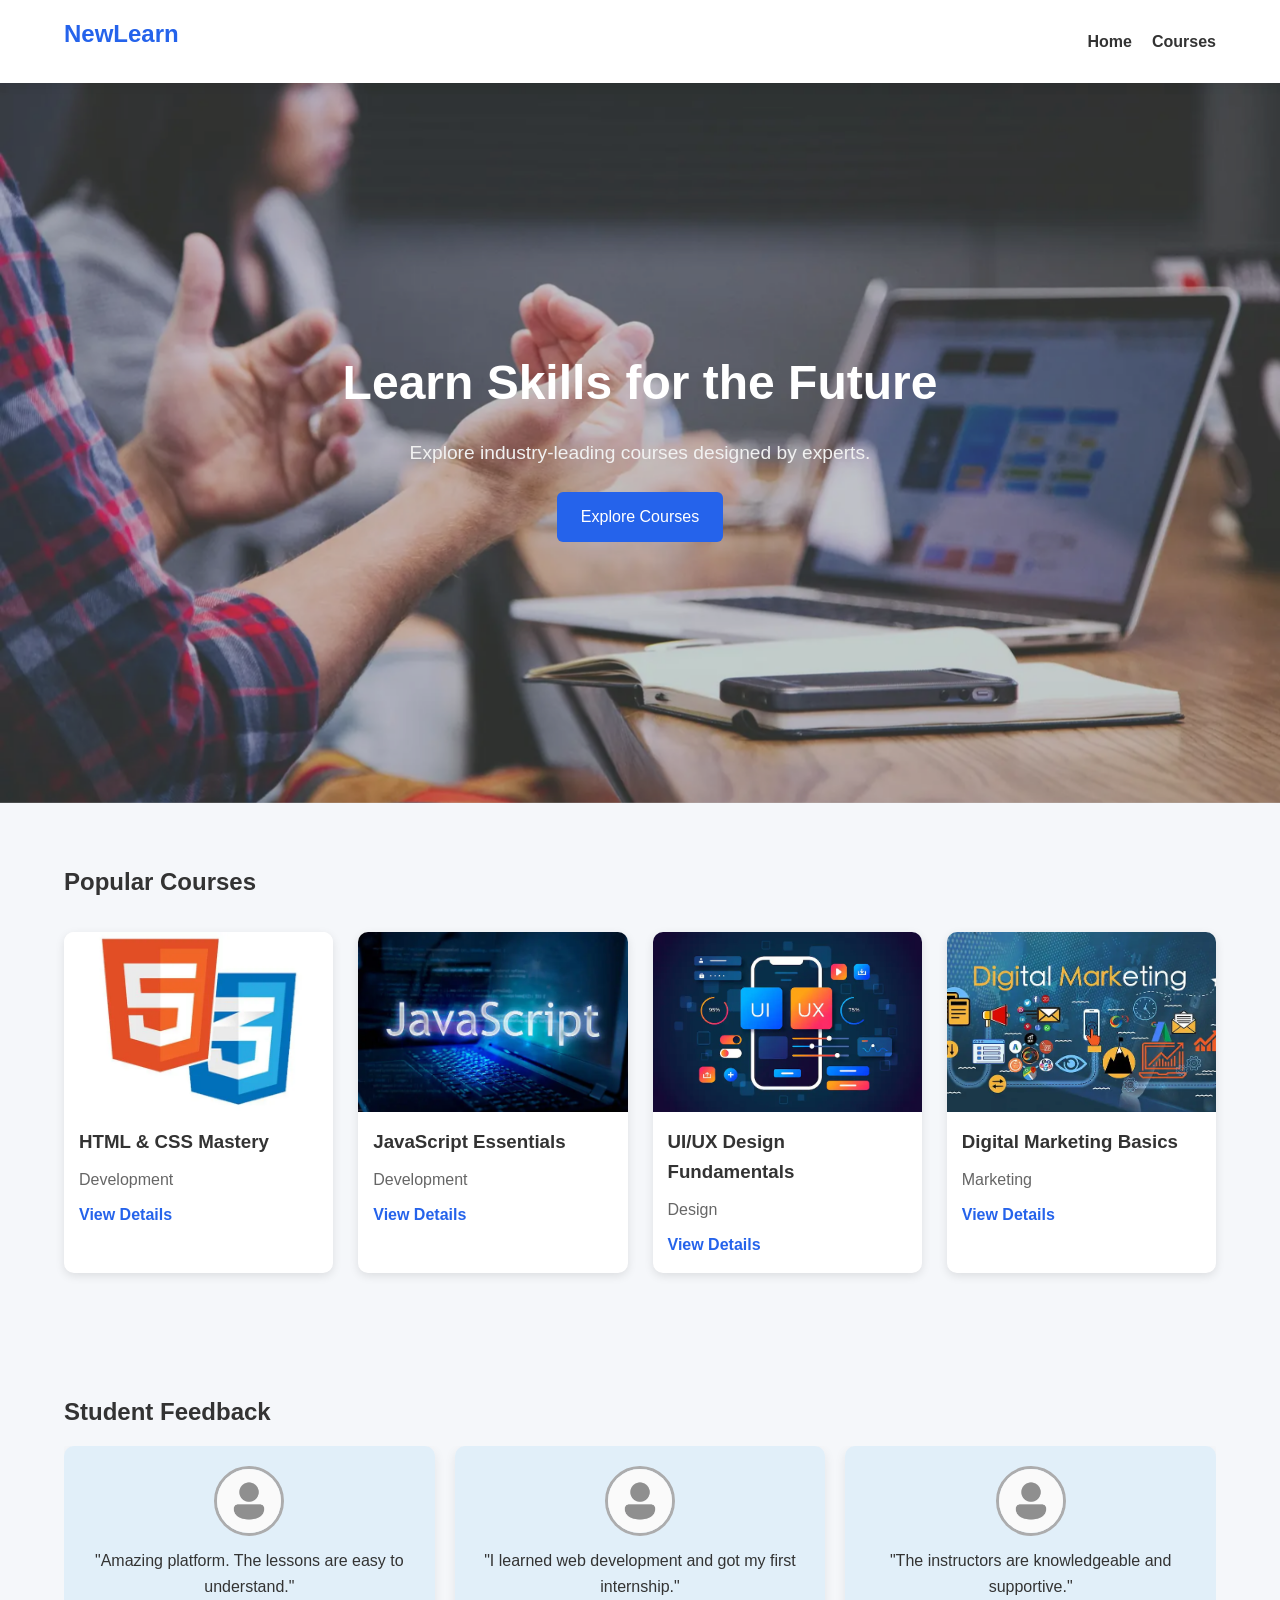
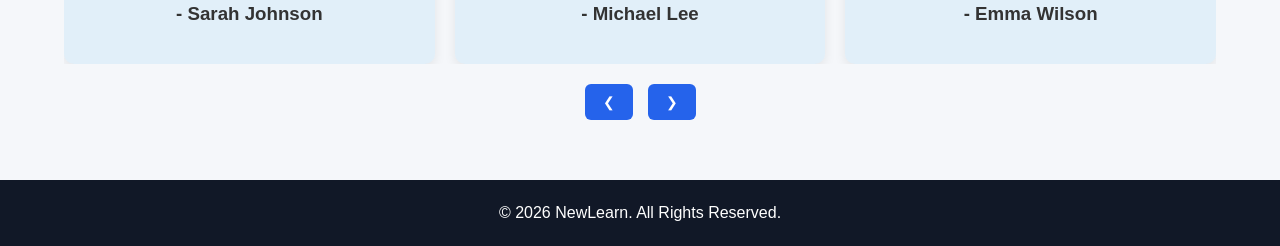
<file: index.html>
<!DOCTYPE html>
<html lang="en">
<head>
    <meta charset="UTF-8">
    <meta name="viewport" content="width=device-width, initial-scale=1.0">
    <meta name="description" content="NewLearn is an online learning platform offering courses in Web Development, UI/UX Design, and Digital Marketing.">
    <meta name="keywords" content="online courses, web development, UI UX design, digital marketing, learn programming, NewLearn">
    <title>NewLearn - Online Learning Platform</title>
    <link rel="icon" href="assets/icons/favicon.ico">
    <link rel="stylesheet" href="css/style.css">
    <link rel="preload" as="image" href="assets/images/hero-bg.webp">
</head>
<body>

<div id="header">
    <!-- Header Goes here-->
</div>

<main>
    <section class="hero">
        <img src="assets/images/hero-bg.webp" alt="Hero Image" class="hero-img" fetchpriority="high">
        <div class="container">
            <h1>Learn Skills for the Future</h1>
            <p>
                Explore industry-leading courses designed by experts.
            </p>
            <a href="courses.html" class="btn">
                Explore Courses
            </a>
        </div>
    </section>

    <section class="popular-courses">
        <div class="container">
            <h2>Popular Courses</h2>
            <div id="popularCourses" class="course-grid">
                <!-- Dynamic Cards -->
            </div>
        </div>
    </section>

    <section class="testimonials">
  <div class="container">

    <h2>Student Feedback</h2>

    <div class="testimonial-wrapper">

      <div class="testimonial-viewport">
        <div id="testimonialTrack"></div>
      </div>

    </div>

    <!-- BUTTONS BELOW -->
    <div class="testimonial-controls">
      <button id="prevBtn">&#10094;</button>
      <button id="nextBtn">&#10095;</button>
    </div>

  </div>
</section>

</main>

<div id="footer">
    <!-- Footer Goes here-->
</div>

<script src="js/layout.js" defer></script>
<script src="js/courses.js" defer></script>
<script src="js/testimonials.js" defer></script>
<script src="js/testimonials-carousel.js" defer></script>
<script src="js/main.js" defer></script>

</body>
</html>
</file>
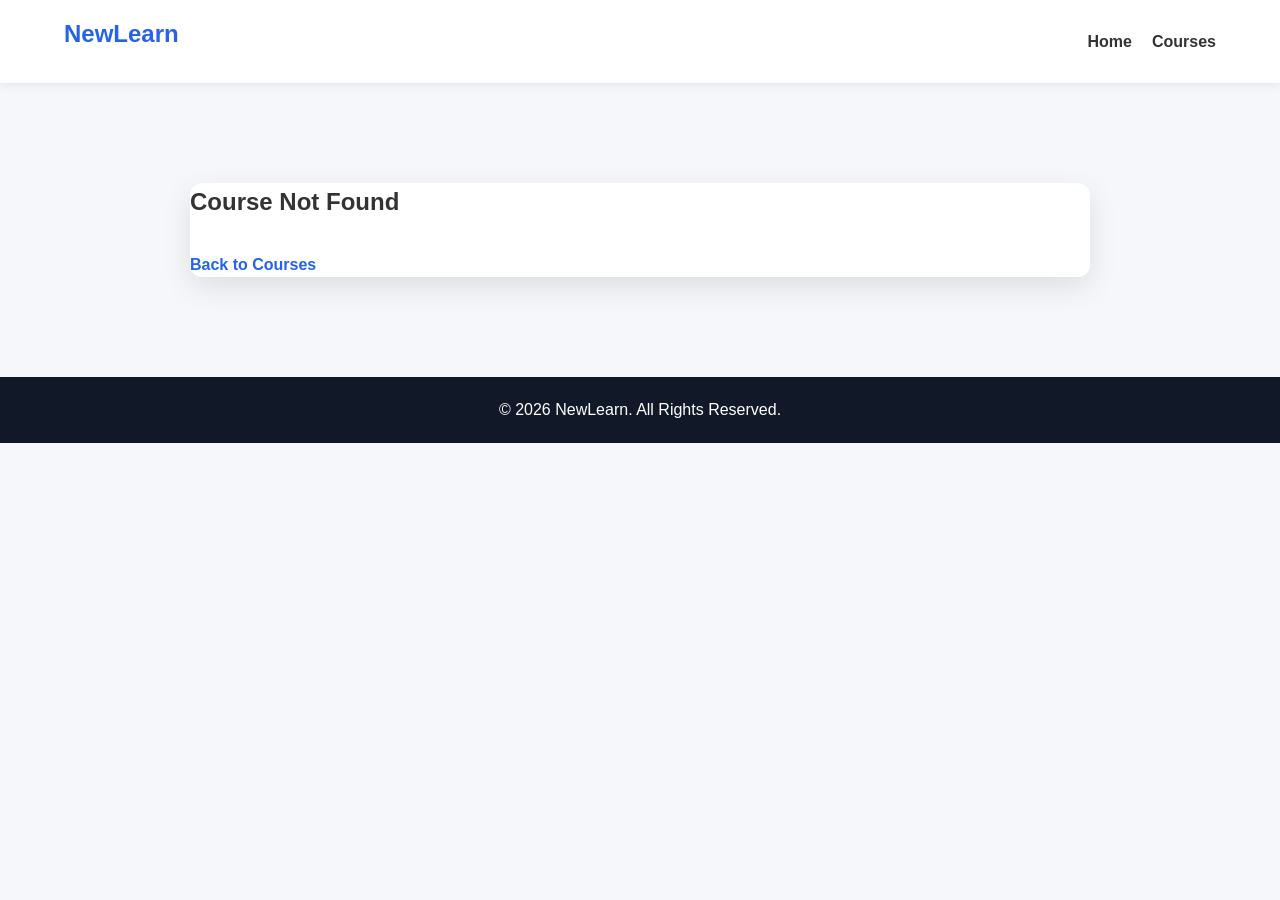
<file: course-detail.html>
<!DOCTYPE html>
<html lang="en">
<head>
    <meta charset="UTF-8">
    <meta name="viewport" content="width=device-width, initial-scale=1.0">
    <title>Course Details - NewLearn Online Learning Platform</title>
    <link rel="icon" href="assets/icons/favicon.ico">
    <link rel="stylesheet" href="css/style.css">
</head>
<body>

   <div id="header">
        <!-- Header Goes here-->
   </div>

    <main>
        <section class="course-detail-section">
            <div class="container">

                <div id="courseDetail">
                    <!-- Dynamic Course Details -->
                </div>

            </div>
        </section>
    </main>

    <div id="footer">
        <!-- Footer Goes here-->
    </div>

    <script src="js/layout.js" defer></script>
    <script src="js/courses.js" defer></script>
    <script src="js/course-detail.js" defer></script>

</body>
</html>
</file>
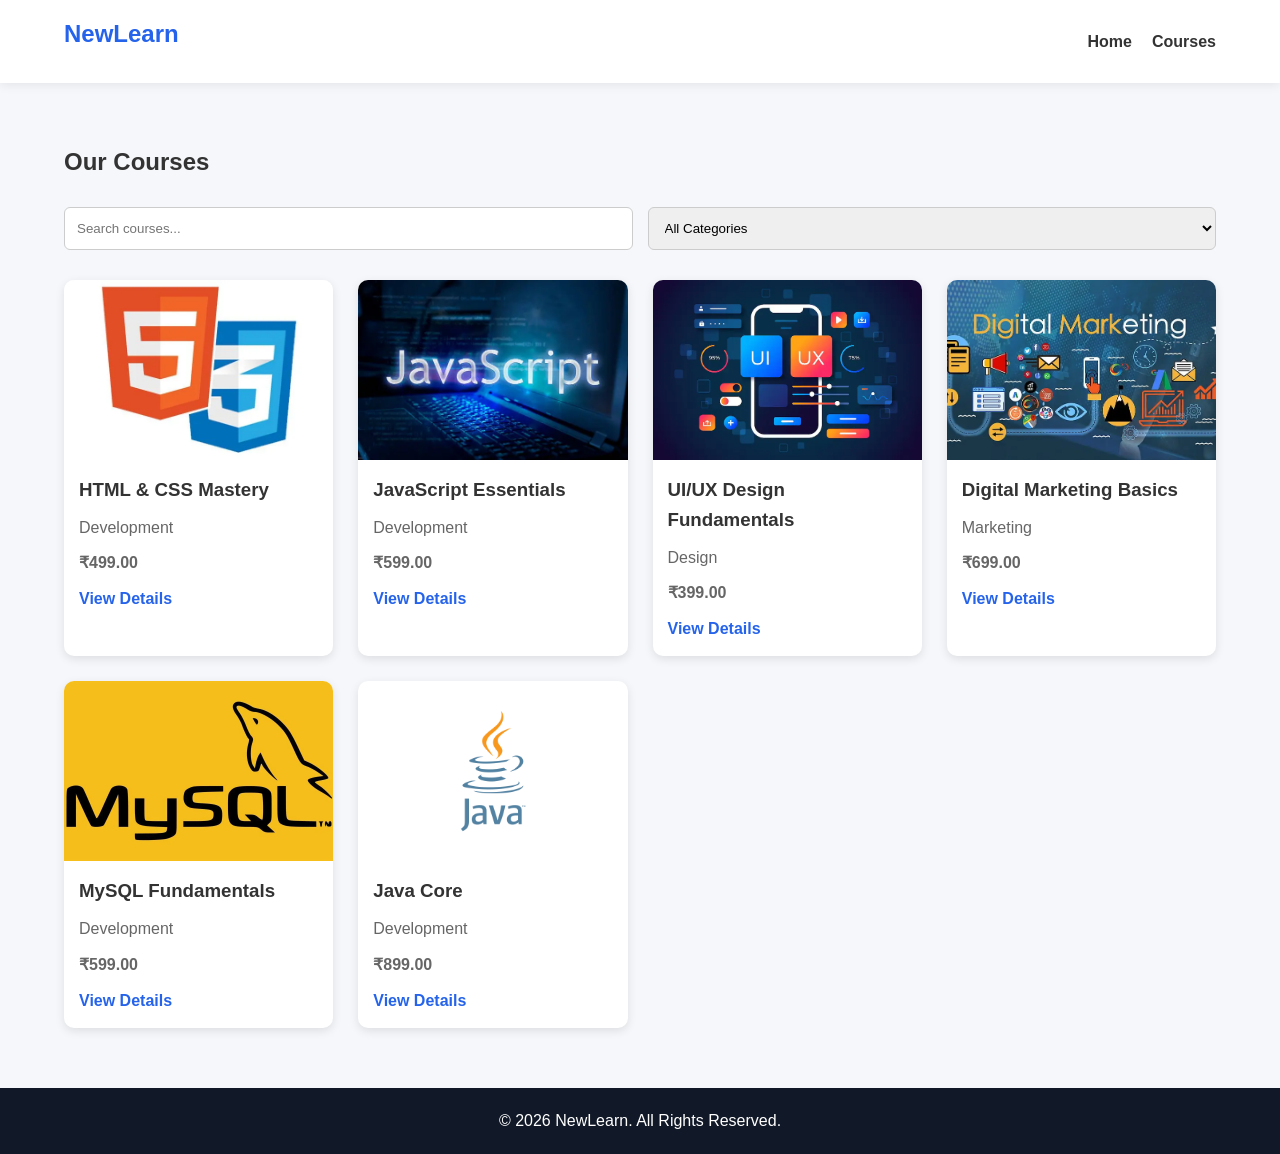
<file: courses.html>
<!DOCTYPE html>
<html lang="en">
<head>
    <meta charset="UTF-8">
    <meta name="viewport" content="width=device-width, initial-scale=1.0">
    <meta name="description" content="Explore all courses on NewLearn. Filter by category and search for Development, Design, and Marketing courses.">
    <meta name="description" content="View course details including price, instructor, and description. Enroll in NewLearn courses today.">
    <title>Find Courses - NewLearn | Development, Design & Marketing</title>
    <link rel="icon" href="assets/icons/favicon.ico">
    <link rel="stylesheet" href="css/style.css">
</head>
<body>

    <header id="header">
        <!-- Header Goes here-->
    </header>

    <main>
        <section class="courses-page">
            <div class="container">

                <h1>Our Courses</h1>

                <div class="filters">
                    <input
                        type="text"
                        id="searchInput"
                        placeholder="Search courses..."
                    >

                    <select id="categoryFilter">
                        <option value="All">All Categories</option>
                        <option value="Development">Development</option>
                        <option value="Design">Design</option>
                        <option value="Marketing">Marketing</option>
                    </select>
                </div>

                <div id="courseContainer" class="course-grid">
                    <!-- Dynamic Course Cards -->
                </div>

            </div>
        </section>
    </main>

    <div id="footer">
        <!-- Footer Goes here-->
    </div>

    <script src="js/layout.js" defer></script>
    <script src="js/courses.js" defer></script>
    <script src="js/courses-page.js" defer></script>

</body>
</html>
</file>
<file: css/style.css>
*,.testimonial-card{box-sizing:border-box}#nextBtn,#prevBtn,.enroll-btn{cursor:pointer;transition:.3s}.back-link,a{text-decoration:none}.footer,.hero,.no-results,.testimonial-card{text-align:center}*{margin:0;padding:0}html{scroll-behavior:smooth}body{font-family:Arial,sans-serif;line-height:1.6;background:#f5f7fa;color:#333}img{width:100%;display:block}.container{width:90%;max-width:1200px;margin:auto}section{padding:60px 0}h1,h2,h3{margin-bottom:15px}.btn{display:inline-block;background:#2563eb;color:#fff;padding:12px 24px;border-radius:6px;transition:.3s}.btn:hover{background:#1d4ed8}.header{background:#fff;box-shadow:0 2px 10px rgba(0,0,0,.08);padding:15px 0;position:sticky;top:0;z-index:100}.header .container{display:flex;justify-content:space-between;align-items:center}.logo,.nav-links .active,.nav-links a:hover{color:#2563eb}.nav-links{display:flex;gap:20px;list-style:none}.nav-links a{color:#333;font-weight:600;transition:.3s}.hero{min-height:80vh;display:flex;align-items:center;justify-content:center;color:#fff;overflow:hidden;position:relative;padding:20px}.hero-img,.hero::before{position:absolute;inset:0}.hero::before{content:"";background:rgba(116,115,115,.35);z-index:0}.hero .container{position:relative;z-index:1}.hero h1{font-size:3rem;margin-bottom:1rem}.hero p{font-size:1.2rem;margin-bottom:1.5rem;color:#f1f1f1}.course-card h3,.course-card p{margin-bottom:10px}.course-grid{display:grid;grid-template-columns:repeat(auto-fit,minmax(250px,1fr));gap:25px;margin-top:30px}.course-card{background:#fff;border-radius:10px;overflow:hidden;box-shadow:0 3px 10px rgba(0,0,0,.1);transition:.3s}.course-card:hover{transform:translateY(-5px)}.course-card img{height:180px;object-fit:cover}.course-card-content{padding:15px}.course-card p{color:#666}.course-card a{color:#2563eb;font-weight:700}.testimonial-wrapper{width:100%}.testimonial-viewport{width:100%;overflow:hidden}#testimonialTrack{display:flex;gap:20px;transition:transform .5s ease-in-out}.testimonial-card{flex:0 0 calc((100% - 40px)/ 3);box-shadow:0 4px 12px rgba(0,0,0,.08);padding:20px;background:#e1eff9;border-radius:10px}.testimonial-card img{width:70px;height:70px;border-radius:50%;object-fit:cover;margin-bottom:12px;border:3px solid #acacad;display:block;margin-left:auto;margin-right:auto}.testimonial-controls{display:flex;justify-content:center;gap:15px;margin-top:20px}#nextBtn,#prevBtn{background:#2563eb;color:#fff;border:none;padding:10px 18px;border-radius:6px;font-size:14px}#nextBtn:hover,#prevBtn:hover{background:#1e40af}.filters{display:flex;gap:15px;margin:25px 0}.filters input,.filters select{flex:1;padding:12px;border:1px solid #ccc;border-radius:6px}.filters input:focus,.filters select:focus{outline:0;border-color:#2563eb}.course-detail-card{max-width:900px;margin:40px auto;background:#fff;border-radius:12px;overflow:hidden;box-shadow:0 10px 30px rgba(0,0,0,.1);display:flex;flex-direction:column;transition:.3s}.course-detail-card:hover{transform:translateY(-3px)}.course-image-wrapper img{width:100%;height:300px;object-fit:cover}.course-content{padding:25px}.course-title{font-size:28px;margin-bottom:15px;color:#111}.course-meta{display:flex;gap:10px;align-items:center;margin-bottom:15px;flex-wrap:wrap}.course-meta .badge{background:#e0e7ff;color:#3730a3;padding:5px 10px;border-radius:20px;font-size:15px}.course-meta .price{font-weight:700;color:#16a34a;font-size:18px}.course-instructor{color:#444;margin-bottom:10px}.course-description{color:#555;line-height:1.6;margin:15px 0}.enroll-btn{background:#2563eb;color:#fff;border:none;padding:12px 20px;border-radius:8px}.enroll-btn:hover{background:#1e40af;transform:scale(1.03)}.success-message{margin-top:10px;padding:10px;background:#dcfce7;color:#166534;border-radius:6px;animation:.3s fadeIn}.back-link{display:inline-block;margin-top:15px;color:#2563eb;font-weight:600}.back-link:hover{text-decoration:underline}.no-results{font-size:1.1rem;color:#777;padding:40px}.footer{background:#111827;color:#fff;padding:20px}@media (max-width:768px){.testimonial-viewport{overflow:hidden}#testimonialTrack{gap:0}.testimonial-card{flex:0 0 100%;max-width:100%;margin:0}.hero h1{font-size:2rem}.filters{flex-direction:column}.nav-links{gap:10px}.course-detail-card{margin:20px}.course-image-wrapper img{height:200px}.course-title{font-size:22px}.course-content{padding:18px}.course-meta{flex-direction:column;align-items:flex-start}}@media (max-width:576px){.header .container{flex-direction:column;gap:10px}.nav-links{flex-direction:column;align-items:center}.hero{padding:70px 15px}.hero h1{font-size:1.8rem}section{padding:40px 0}}.hero-img{width:100%;height:100%;object-fit:cover;z-index:-1;opacity:0;animation:.6s forwards fadeIn}@keyframes fadeIn{to{opacity:1}}
</file>
